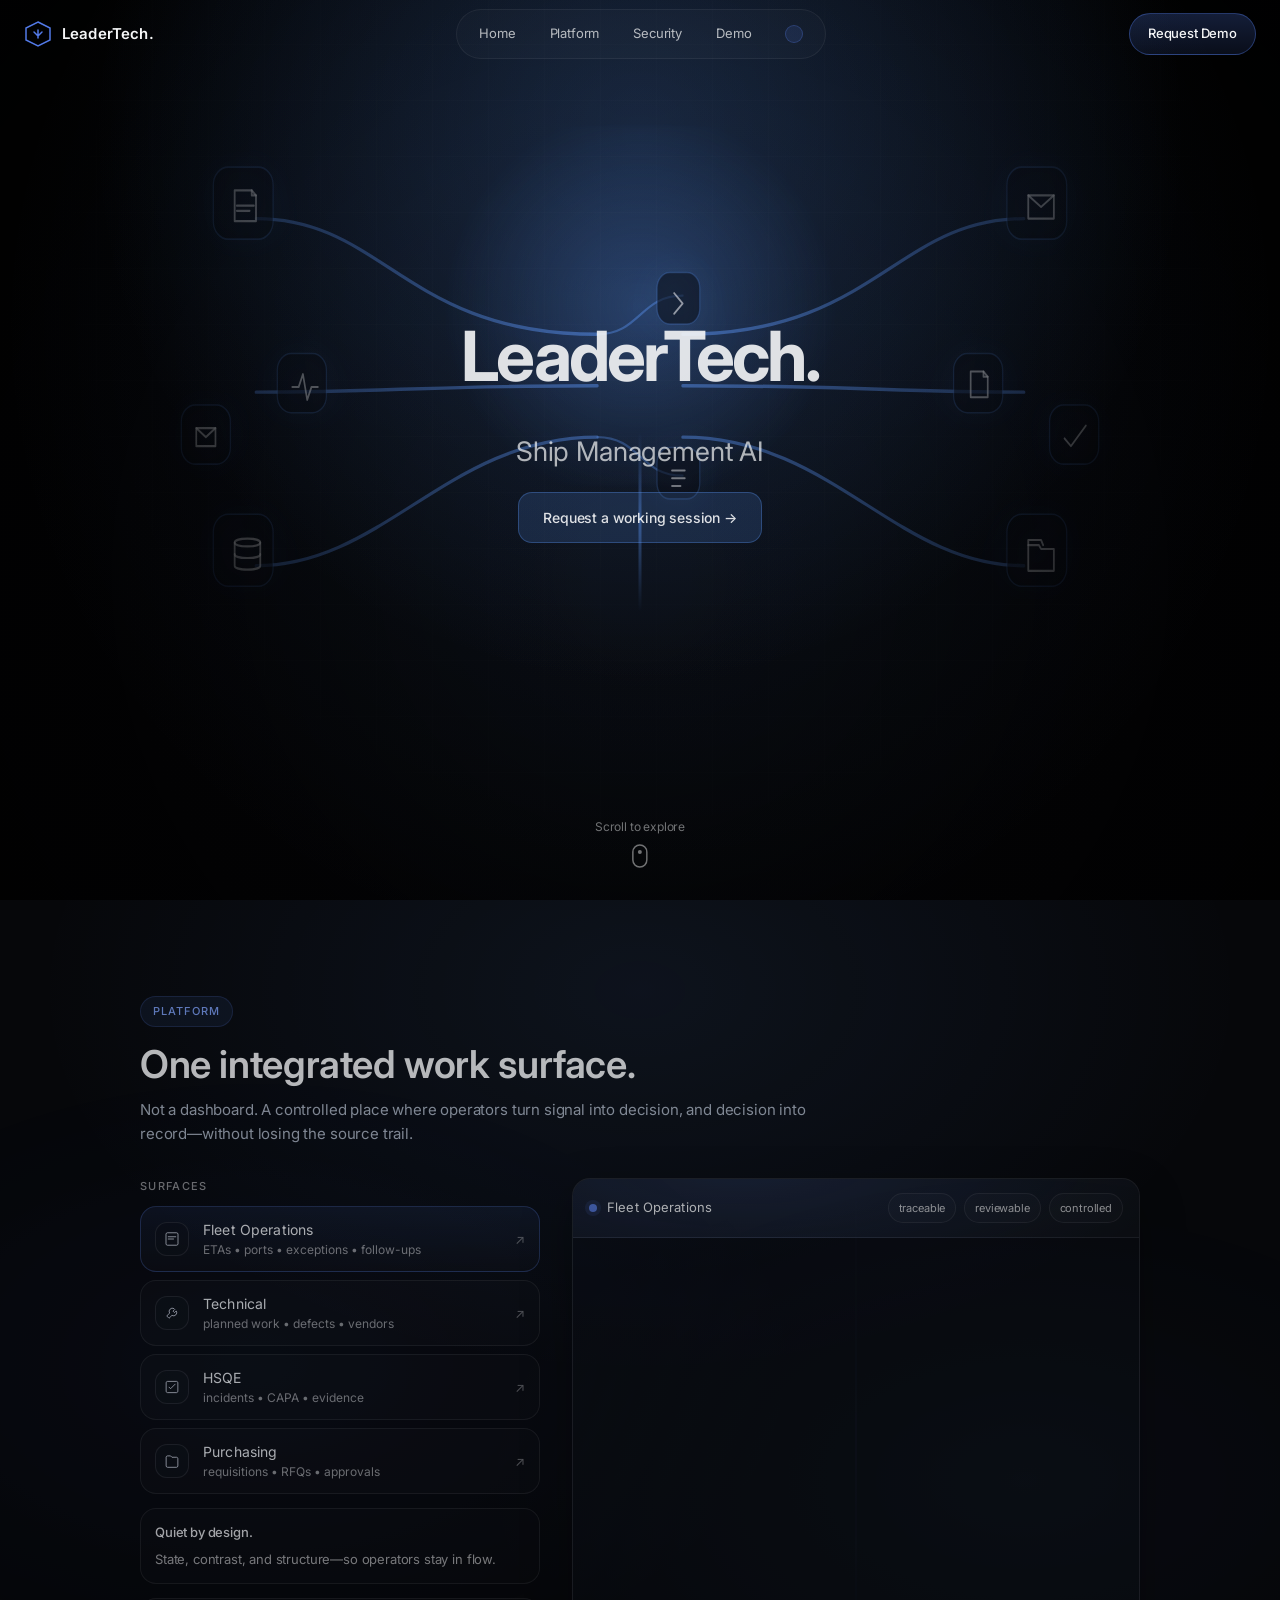
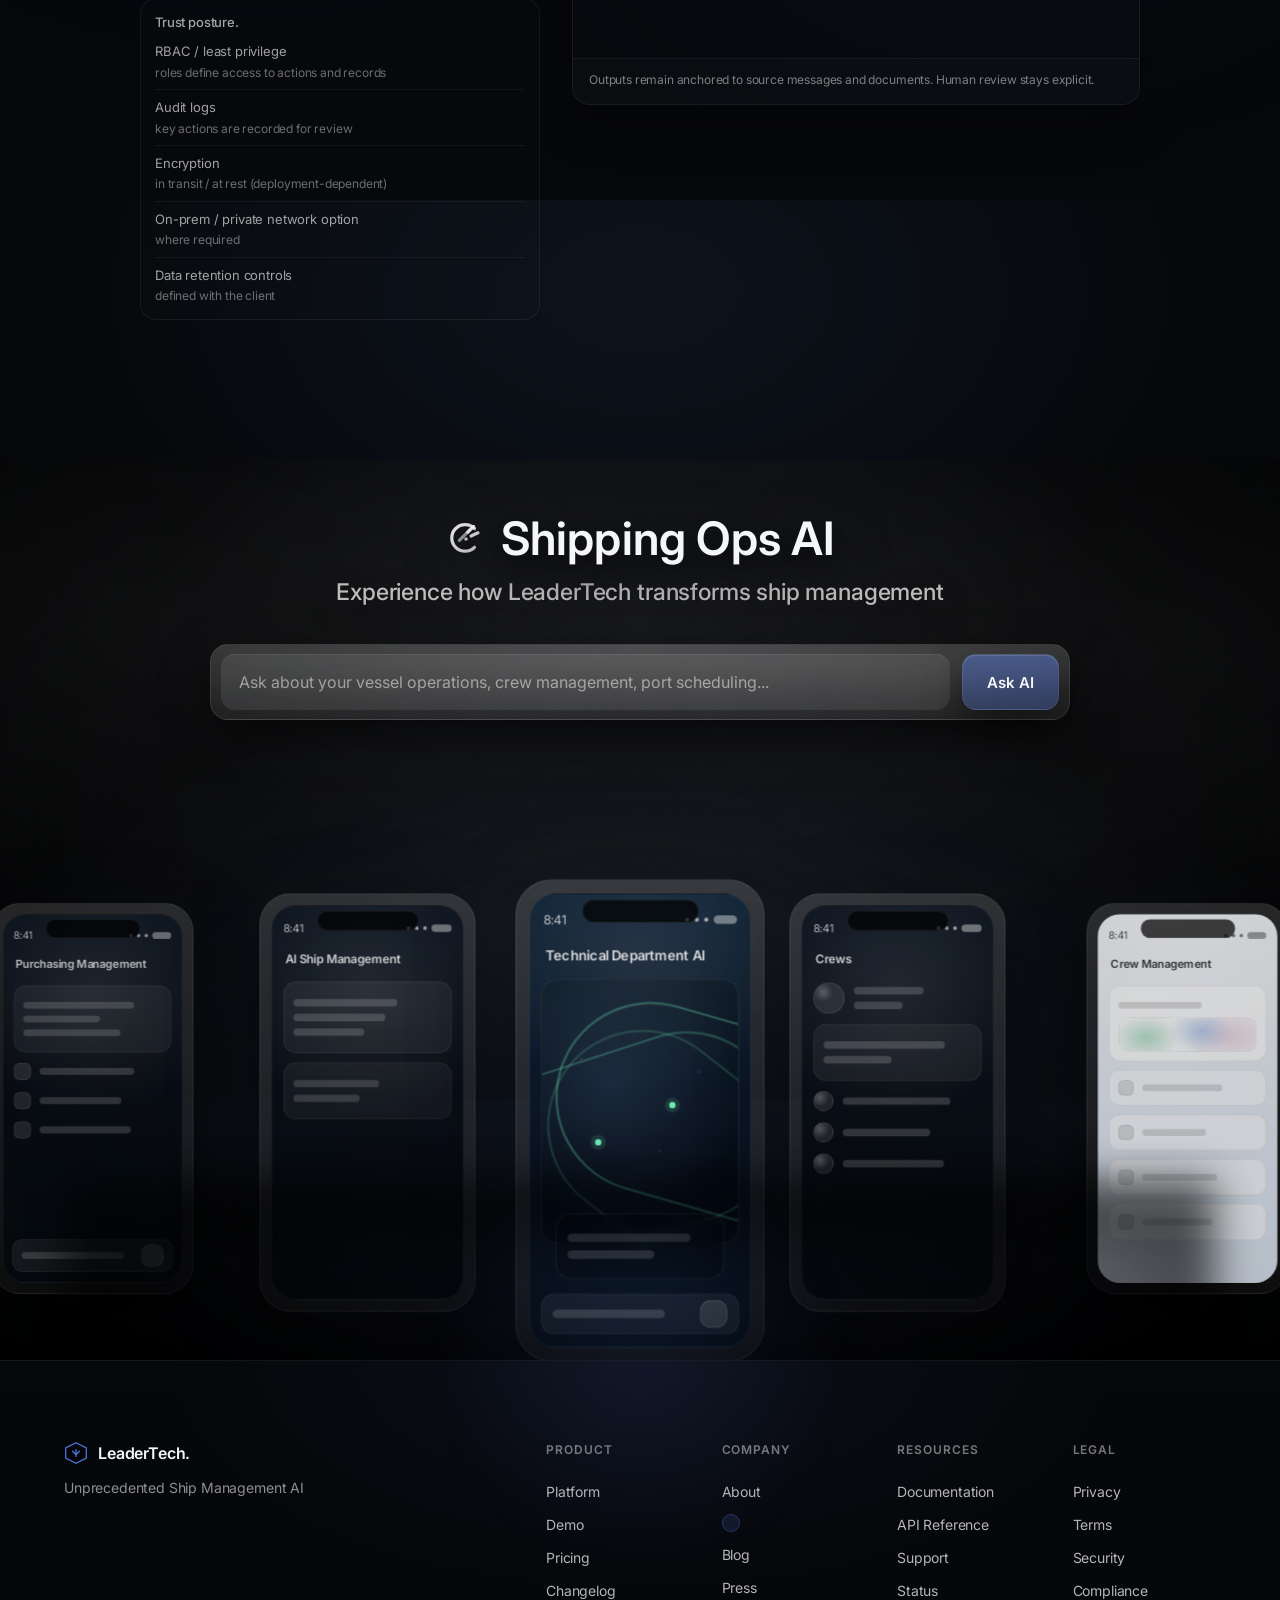
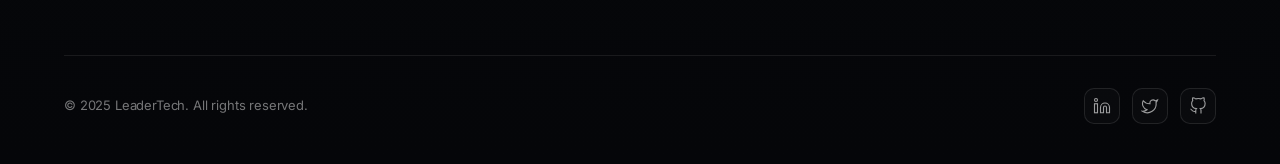
<file: index.html>
<!DOCTYPE html>
<html lang="en">
<head>
  <meta charset="UTF-8" />
  <meta name="viewport" content="width=device-width, initial-scale=1" />
  <title>LeaderTech — Ship Management AI</title>
  <meta name="description" content="Leaderech provides unprecedented ship management AI solutions for fleet operations, 
                                   technical management, HSQE, and purchasing." />
  
  <!-- Fonts -->
  <link rel="preconnect" href="https://fonts.googleapis.com">
  <link rel="preconnect" href="https://fonts.gstatic.com" crossorigin>
  <link href="https://fonts.googleapis.com/css2?family=Inter:wght@400;500;600;700&display=swap" rel="stylesheet">
  
  <link rel="stylesheet" href="styles.css" />
</head>

<body>
  <!-- ========= UNIFIED HEADER ========= -->
  <header class="header" id="header" role="banner">
    <div class="header__inner">
      <a href="#" class="header__brand" aria-label="LeaderTech Home">
        <svg class="header__logo" width="28" height="28" viewBox="0 0 28 28" fill="none" aria-hidden="true">
          <path d="M14 2L26 8v12l-12 6L2 20V8l12-6z" stroke="currentColor" stroke-width="1.5" fill="none"/>
          <path d="M14 10v8M10 12l4 4 4-4" stroke="currentColor" stroke-width="1.5" stroke-linecap="round" stroke-linejoin="round"/>
        </svg>
        <span class="header__name">LeaderTech.</span>
      </a>

      <nav class="header__nav" aria-label="Primary navigation">
        <a href="#hero" class="nav-link">Home</a>
        <a href="#platform" class="nav-link">Platform</a>
        <a href="#trust" class="nav-link">Security</a>
        <a href="#demo" class="nav-link">Demo</a>
        <a href="#careers" class="nav-link"> <span class="nav-badge"></span></a>
      </nav>

      <div class="header__actions">
        <a href="#demo" class="header__cta">Request Demo</a>
        <button class="header__menu" id="menuToggle" aria-label="Toggle menu" aria-expanded="false">
          <span></span>
          <span></span>
          <span></span>
        </button>
      </div>
    </div>

    <!-- Mobile Nav -->
    <nav class="mobile-nav" id="mobileNav" aria-label="Mobile navigation">
      <a href="#hero" class="mobile-nav__link">Home</a>
      <a href="#platform" class="mobile-nav__link">Platform</a>
      <a href="#trust" class="mobile-nav__link">Security</a>
      <a href="#demo" class="mobile-nav__link">Demo</a>
      <a href="#careers" class="mobile-nav__link"></a>
      <a href="#demo" class="mobile-nav__cta">Request Demo</a>
    </nav>
  </header>

  <main>
    <!-- ========= SECTION 1: HERO ========= -->
    <section class="hero" id="hero" aria-label="Hero">
      <div class="hero__bg" aria-hidden="true">
        <div class="hero__vignette"></div>
        <div class="hero__grid"></div>
        <div class="hero__glow"></div>

        <svg class="hero__network" viewBox="0 0 1200 700" preserveAspectRatio="none" aria-hidden="true">
          <!-- LEFT LINES -> CENTER -->
          <path class="net-line" d="M240,170 C360,170 380,260 560,260" />
          <path class="net-line" d="M240,305 C360,305 400,300 560,300" />
          <path class="net-line" d="M240,440 C360,440 420,340 560,340" />

          <!-- RIGHT LINES -> CENTER -->
          <path class="net-line" d="M960,170 C840,170 820,260 640,260" />
          <path class="net-line" d="M960,305 C840,305 800,300 640,300" />
          <path class="net-line" d="M960,440 C840,440 780,340 640,340" />

          <!-- CENTER BRANCHES -->
          <path class="net-line net-line--thin" d="M560,260 C600,260 600,230 640,230" />
          <path class="net-line net-line--thin" d="M560,340 C600,340 600,370 640,370" />

          <!-- LEFT NODES -->
          <g class="net-node" transform="translate(200 130)">
            <rect class="node-box" x="0" y="0" width="56" height="56" rx="14"></rect>
            <path class="node-glyph" d="M20 18h16l4 4v20H20z" />
            <path class="node-glyph" d="M36 18v4h4" />
            <path class="node-glyph" d="M22 30h16" />
            <path class="node-glyph" d="M22 34h12" />
          </g>

          <g class="net-node net-node--small" transform="translate(260 275)">
            <rect class="node-box" x="0" y="0" width="46" height="46" rx="13"></rect>
            <path class="node-glyph" d="M14 26h6l4-10 4 20 4-10h6" />
          </g>

          <g class="net-node" transform="translate(200 400)">
            <rect class="node-box" x="0" y="0" width="56" height="56" rx="14"></rect>
            <path class="node-glyph" d="M20 22c0-4 24-4 24 0s-24 4-24 0Z" />
            <path class="node-glyph" d="M20 22v18c0 4 24 4 24 0V22" />
            <path class="node-glyph" d="M20 31c0 4 24 4 24 0" />
          </g>

          <g class="net-node net-node--small" transform="translate(170 315)">
            <rect class="node-box" x="0" y="0" width="46" height="46" rx="13"></rect>
            <path class="node-glyph" d="M14 18h18v14H14z" />
            <path class="node-glyph" d="M14 18l9 7 9-7" />
          </g>

          <!-- RIGHT NODES -->
          <g class="net-node" transform="translate(944 130)">
            <rect class="node-box" x="0" y="0" width="56" height="56" rx="14"></rect>
            <path class="node-glyph" d="M20 22h24v18H20z" />
            <path class="node-glyph" d="M20 22l12 9 12-9" />
          </g>

          <g class="net-node net-node--small" transform="translate(894 275)">
            <rect class="node-box" x="0" y="0" width="46" height="46" rx="13"></rect>
            <path class="node-glyph" d="M16 14h12l4 4v16H16z" />
            <path class="node-glyph" d="M28 14v4h4" />
          </g>

          <g class="net-node" transform="translate(944 400)">
            <rect class="node-box" x="0" y="0" width="56" height="56" rx="14"></rect>
            <path class="node-glyph" d="M20 24h10l2 3h12v17H20z" />
            <path class="node-glyph" d="M20 24v-4h12l2 4" />
          </g>

          <g class="net-node net-node--small" transform="translate(984 315)">
            <rect class="node-box" x="0" y="0" width="46" height="46" rx="13"></rect>
            <path class="node-glyph" d="M14 26l6 6 14-16" />
          </g>

          <!-- CENTER SMALL NODES -->
          <g class="net-node net-node--tiny" transform="translate(616 212)">
            <rect class="node-box" x="0" y="0" width="40" height="40" rx="12"></rect>
            <path class="node-glyph" d="M16 16l8 8-8 8" />
          </g>

          <g class="net-node net-node--tiny" transform="translate(616 348)">
            <rect class="node-box" x="0" y="0" width="40" height="40" rx="12"></rect>
            <path class="node-glyph" d="M14 18h12" />
            <path class="node-glyph" d="M14 24h12" />
            <path class="node-glyph" d="M14 30h8" />
          </g>
        </svg>

        <div class="hero__beam"></div>
      </div>

      <div class="hero__content">
        <h1 class="hero__title">LeaderTech.</h1>
        <p class="hero__sub">
          <span></span><br />
          <span>Ship Management AI</span>
        </p>
        <a class="hero__button" href="#demo">Request a working session →</a>
      </div>

      <div class="hero__scroll" aria-hidden="true">
        <span>Scroll to explore</span>
        <svg width="16" height="24" viewBox="0 0 16 24" fill="none">
          <rect x="1" y="1" width="14" height="22" rx="7" stroke="currentColor" stroke-width="1.5"/>
          <circle class="scroll-dot" cx="8" cy="8" r="2" fill="currentColor"/>
        </svg>
      </div>
    </section>

    <!-- ========= SECTION 2: PLATFORM ========= -->
    <section class="layer layer--platform" id="platform" data-layer aria-label="Platform">
      <div class="wrap">
        <header class="section-head">
          <span class="section-badge">Platform</span>
          <h2 class="h2">One integrated work surface.</h2>
          <p class="sublede">
            Not a dashboard. A controlled place where operators turn signal into decision,
            and decision into record—without losing the source trail.
          </p>
        </header>

        <div class="platform">
          <!-- Left column -->
          <div class="platform__left" aria-label="Platform surfaces">
            <p class="label">Surfaces</p>

            <div class="surface-list" role="tablist" aria-label="Select a surface">
              <button class="surface-item is-active" type="button"
                role="tab" aria-selected="true" aria-controls="preview"
                data-surface="ops" id="tab-ops">
                <span class="surface-item__icon" aria-hidden="true">
                  <svg viewBox="0 0 24 24" fill="none">
                    <path d="M4 5.5c0-1 .8-1.8 1.8-1.8h12.4c1 0 1.8.8 1.8 1.8v13c0 1-.8 1.8-1.8 1.8H5.8c-1 0-1.8-.8-1.8-1.8v-13Z" stroke="currentColor" stroke-width="1.2"/>
                    <path d="M7 9h10M7 12h7" stroke="currentColor" stroke-width="1.2" stroke-linecap="round"/>
                  </svg>
                </span>
                <span class="surface-item__text">
                  <span class="surface-item__title">Fleet Operations</span>
                  <span class="surface-item__meta">ETAs • ports • exceptions • follow-ups</span>
                </span>
                <span class="surface-item__chev" aria-hidden="true">↗</span>
              </button>

              <button class="surface-item" type="button"
                role="tab" aria-selected="false" aria-controls="preview"
                data-surface="tech" id="tab-tech" tabindex="-1">
                <span class="surface-item__icon" aria-hidden="true">
                  <svg viewBox="0 0 24 24" fill="none">
                    <path d="M14.7 6.2a4.3 4.3 0 0 0-5.9 5.9L5 16l3 3 3.9-3.8a4.3 4.3 0 0 0 5.8-6l-2.3 2.3-2-2 2.3-2.3Z"
                      stroke="currentColor" stroke-width="1.2" stroke-linejoin="round"/>
                  </svg>
                </span>
                <span class="surface-item__text">
                  <span class="surface-item__title">Technical</span>
                  <span class="surface-item__meta">planned work • defects • vendors</span>
                </span>
                <span class="surface-item__chev" aria-hidden="true">↗</span>
              </button>

              <button class="surface-item" type="button"
                role="tab" aria-selected="false" aria-controls="preview"
                data-surface="hsqe" id="tab-hsqe" tabindex="-1">
                <span class="surface-item__icon" aria-hidden="true">
                  <svg viewBox="0 0 24 24" fill="none">
                    <path d="M6 4.5h12c1 0 1.8.8 1.8 1.8v11.4c0 1-.8 1.8-1.8 1.8H6c-1 0-1.8-.8-1.8-1.8V6.3c0-1 .8-1.8 1.8-1.8Z"
                      stroke="currentColor" stroke-width="1.2"/>
                    <path d="M8 12.2l2.1 2.1L16.2 8.2" stroke="currentColor" stroke-width="1.2" stroke-linecap="round" stroke-linejoin="round"/>
                  </svg>
                </span>
                <span class="surface-item__text">
                  <span class="surface-item__title">HSQE</span>
                  <span class="surface-item__meta">incidents • CAPA • evidence</span>
                </span>
                <span class="surface-item__chev" aria-hidden="true">↗</span>
              </button>

              <button class="surface-item" type="button"
                role="tab" aria-selected="false" aria-controls="preview"
                data-surface="proc" id="tab-proc" tabindex="-1">
                <span class="surface-item__icon" aria-hidden="true">
                  <svg viewBox="0 0 24 24" fill="none">
                    <path d="M4.2 7c0-1 .8-1.8 1.8-1.8h4.1l1.8 1.8h6.1c1 0 1.8.8 1.8 1.8v9.8c0 1-.8 1.8-1.8 1.8H6c-1 0-1.8-.8-1.8-1.8V7Z"
                      stroke="currentColor" stroke-width="1.2" stroke-linejoin="round"/>
                  </svg>
                </span>
                <span class="surface-item__text">
                  <span class="surface-item__title">Purchasing</span>
                  <span class="surface-item__meta">requisitions • RFQs • approvals</span>
                </span>
                <span class="surface-item__chev" aria-hidden="true">↗</span>
              </button>
            </div>

            <div class="micro">
              <p class="micro__title">Quiet by design.</p>
              <p class="micro__body">
                State, contrast, and structure—so operators stay in flow.
              </p>
            </div>

            <div class="micro" id="trust" aria-label="Trust posture">
              <p class="micro__title">Trust posture.</p>
              <ul class="trust-list" aria-label="Baseline posture">
                <li><span>RBAC / least privilege</span><em>roles define access to actions and records</em></li>
                <li><span>Audit logs</span><em>key actions are recorded for review</em></li>
                <li><span>Encryption</span><em>in transit / at rest (deployment-dependent)</em></li>
                <li><span>On-prem / private network option</span><em>where required</em></li>
                <li><span>Data retention controls</span><em>defined with the client</em></li>
              </ul>
            </div>
          </div>

          <!-- Right column: dashboard preview -->
          <div class="platform__right">
            <div class="preview" id="preview" role="region" aria-label="Surface preview">
              <div class="preview__top">
                <div class="preview__title">
                  <span class="dot" aria-hidden="true"></span>
                  <span id="pvTitle">Fleet Operations</span>
                </div>

                <div class="chips" aria-label="Posture">
                  <span class="chip">traceable</span>
                  <span class="chip">reviewable</span>
                  <span class="chip">controlled</span>
                </div>
              </div>

              <div class="preview__body" id="pvBody" aria-live="polite"></div>

              <div class="preview__foot">
                <p class="footnote" id="pvFoot">
                  Outputs remain anchored to source messages and documents. Human review stays explicit.
                </p>
              </div>

              <div class="preview__beam" aria-hidden="true"></div>
            </div>
          </div>
        </div>
      </div>

      <div class="section-glow" aria-hidden="true"></div>
    </section>

    <!-- ========= SECTION 3: DEMO / AI SHOWCASE ========= -->
    <section class="stage" id="demo" aria-label="Demo">
      <div class="stage__bg" aria-hidden="true">
        <div class="bg bg-vignette"></div>
        <div class="bg bg-glow"></div>
        <div class="bg bg-grain"></div>
      </div>

      <div class="stage__content">
        <div class="demo-brand" aria-label="Demo section">
          <span class="demo-icon" aria-hidden="true">
            <svg width="42" height="42" viewBox="0 0 42 42" fill="none">
              <defs>
                <linearGradient id="g" x1="6" y1="6" x2="36" y2="36" gradientUnits="userSpaceOnUse">
                  <stop stop-color="#FFFFFF" stop-opacity="0.95"/>
                  <stop offset="1" stop-color="#FFFFFF" stop-opacity="0.70"/>
                </linearGradient>
              </defs>
              <path d="M29.5 10.5c-5.2-5.2-13.6-5.2-18.8 0s-5.2 13.6 0 18.8 13.6 5.2 18.8 0" stroke="url(#g)" stroke-width="3.2" stroke-linecap="round"/>
              <path d="M22.8 14.2l5.8-5.8" stroke="url(#g)" stroke-width="3.2" stroke-linecap="round"/>
              <path d="M26.1 18.0l6.9-3.2" stroke="url(#g)" stroke-width="3.2" stroke-linecap="round"/>
              <path d="M14.4 22.3l11.9-11.9" stroke="url(#g)" stroke-width="3.2" stroke-linecap="round" opacity="0.65"/>
              <circle cx="21" cy="21" r="1.8" fill="#fff" opacity="0.75"/>
            </svg>
          </span>
          <h2 class="demo-title">Shipping Ops AI</h2>
        </div>

        <p class="demo-subtitle">Experience how LeaderTech transforms ship management</p>

        <form class="prompt" id="promptForm" autocomplete="off">
          <div class="prompt-shell">
            <input
              id="promptInput"
              type="text"
              placeholder="Ask about your vessel operations, crew management, port scheduling..."
              aria-label="Enter your question"
            />
            <button id="generateBtn" type="submit">
              <span class="btn-label">Ask AI</span>
            </button>
          </div>
          <div class="helper-row" aria-hidden="true">
            <div class="hint" id="hint"></div>
          </div>
        </form>
      </div>

      <!-- Phone mockups -->
      <div class="phones" aria-label="Example screens">
        <div class="phone p1" aria-hidden="true">
          <div class="device">
            <div class="notch"></div>
            <div class="screen">
              <div class="status">
                <span>8:41</span>
                <span class="status-icons">
                  <i class="dot-status"></i><i class="dot-status"></i><i class="dot-status"></i>
                  <i class="pill-status"></i>
                </span>
              </div>
              <div class="screen-title">Purchasing Management</div>
              <div class="screen-card">
                <div class="line w80"></div>
                <div class="line w55"></div>
                <div class="line w70"></div>
              </div>
              <div class="list">
                <div class="row"><span class="chip-mock"></span><span class="line w60"></span></div>
                <div class="row"><span class="chip-mock"></span><span class="line w52"></span></div>
                <div class="row"><span class="chip-mock"></span><span class="line w58"></span></div>
              </div>
              <div class="bottom-input">
                <div class="line w72"></div>
                <div class="send"></div>
              </div>
            </div>
          </div>
        </div>

        <div class="phone p2" aria-hidden="true">
          <div class="device">
            <div class="notch"></div>
            <div class="screen">
              <div class="status">
                <span>8:41</span>
                <span class="status-icons">
                  <i class="dot-status"></i><i class="dot-status"></i><i class="dot-status"></i>
                  <i class="pill-status"></i>
                </span>
              </div>
              <div class="screen-title">AI Ship Management</div>
              <div class="screen-card">
                <div class="line w70"></div>
                <div class="line w62"></div>
                <div class="line w48"></div>
              </div>
              <div class="screen-card mini">
                <div class="line w58"></div>
                <div class="line w45"></div>
              </div>
            </div>
          </div>
        </div>

        <div class="phone p3" aria-hidden="true">
          <div class="device">
            <div class="notch"></div>
            <div class="screen map">
              <div class="status">
                <span>8:41</span>
                <span class="status-icons">
                  <i class="dot-status"></i><i class="dot-status"></i><i class="dot-status"></i>
                  <i class="pill-status"></i>
                </span>
              </div>
              <div class="screen-title">Technical Department AI</div>

              <div class="map-wrap">
                <div class="map-grid"></div>
                <div class="arc a1"></div>
                <div class="arc a2"></div>
                <div class="arc a3"></div>
                <div class="pin pA"></div>
                <div class="pin pB"></div>
                <div class="pin pC"></div>
                <div class="pin pD"></div>
              </div>

              <div class="screen-card overlay">
                <div class="line w85"></div>
                <div class="line w60"></div>
              </div>

              <div class="bottom-input">
                <div class="line w64"></div>
                <div class="send"></div>
              </div>
            </div>
          </div>
        </div>

        <div class="phone p4" aria-hidden="true">
          <div class="device">
            <div class="notch"></div>
            <div class="screen">
              <div class="status">
                <span>8:41</span>
                <span class="status-icons">
                  <i class="dot-status"></i><i class="dot-status"></i><i class="dot-status"></i>
                  <i class="pill-status"></i>
                </span>
              </div>
              <div class="screen-title">Crews</div>
              <div class="profile">
                <div class="avatar"></div>
                <div class="meta">
                  <div class="line w55"></div>
                  <div class="line w38"></div>
                </div>
              </div>
              <div class="screen-card">
                <div class="line w82"></div>
                <div class="line w46"></div>
              </div>
              <div class="list">
                <div class="row"><span class="avatar tiny"></span><span class="line w64"></span></div>
                <div class="row"><span class="avatar tiny"></span><span class="line w52"></span></div>
                <div class="row"><span class="avatar tiny"></span><span class="line w60"></span></div>
              </div>
            </div>
          </div>
        </div>

        <div class="phone p5" aria-hidden="true">
          <div class="device">
            <div class="notch"></div>
            <div class="screen light">
              <div class="status dark">
                <span>8:41</span>
                <span class="status-icons">
                  <i class="dot-status dark"></i><i class="dot-status dark"></i><i class="dot-status dark"></i>
                  <i class="pill-status dark"></i>
                </span>
              </div>
              <div class="screen-title dark">Crew Management</div>

              <div class="screen-card white">
                <div class="line w60 dark"></div>
                <div class="spark"></div>
              </div>

              <div class="list lightlist">
                <div class="row"><span class="ico"></span><span class="line w58 dark"></span></div>
                <div class="row"><span class="ico"></span><span class="line w46 dark"></span></div>
                <div class="row"><span class="ico"></span><span class="line w54 dark"></span></div>
                <div class="row"><span class="ico"></span><span class="line w50 dark"></span></div>
              </div>
            </div>
          </div>
        </div>

        <div class="phones-shadow" aria-hidden="true"></div>
      </div>

      <!-- Toast notification -->
      <div class="toast" id="toast" role="status" aria-live="polite"></div>
    </section>
  </main>

  <!-- ========= UNIFIED FOOTER ========= -->
  <footer class="footer" id="careers" role="contentinfo">
    <div class="footer__glow" aria-hidden="true"></div>
    
    <div class="footer__inner">
      <div class="footer__top">
        <div class="footer__brand">
          <a href="#" class="footer__logo">
            <svg width="24" height="24" viewBox="0 0 28 28" fill="none" aria-hidden="true">
              <path d="M14 2L26 8v12l-12 6L2 20V8l12-6z" stroke="currentColor" stroke-width="1.5" fill="none"/>
              <path d="M14 10v8M10 12l4 4 4-4" stroke="currentColor" stroke-width="1.5" stroke-linecap="round" stroke-linejoin="round"/>
            </svg>
            <span>LeaderTech.</span>
          </a>
          <p class="footer__tagline">Unprecedented Ship Management AI</p>
        </div>

        <div class="footer__links">
          <div class="footer__col">
            <h3>Product</h3>
            <a href="#platform">Platform</a>
            <a href="#demo">Demo</a>
            <a href="#">Pricing</a>
            <a href="#">Changelog</a>
          </div>

          <div class="footer__col">
            <h3>Company</h3>
            <a href="#">About</a>
            <a href="#"> <span class="footer-badge"</span></a>
            <a href="#">Blog</a>
            <a href="#">Press</a>
          </div>

          <div class="footer__col">
            <h3>Resources</h3>
            <a href="#">Documentation</a>
            <a href="#">API Reference</a>
            <a href="#">Support</a>
            <a href="#">Status</a>
          </div>

          <div class="footer__col">
            <h3>Legal</h3>
            <a href="#">Privacy</a>
            <a href="#">Terms</a>
            <a href="#trust">Security</a>
            <a href="#">Compliance</a>
          </div>
        </div>
      </div>

      <div class="footer__bottom">
        <p class="footer__copy">&copy; 2025 LeaderTech. All rights reserved.</p>
        
        <div class="footer__social">
          <a href="#" aria-label="LinkedIn">
            <svg viewBox="0 0 24 24" fill="none" stroke="currentColor" stroke-width="1.5">
              <path d="M16 8a6 6 0 0 1 6 6v7h-4v-7a2 2 0 0 0-2-2 2 2 0 0 0-2 2v7h-4v-7a6 6 0 0 1 6-6z"/>
              <rect x="2" y="9" width="4" height="12"/>
              <circle cx="4" cy="4" r="2"/>
            </svg>
          </a>
          <a href="#" aria-label="Twitter">
            <svg viewBox="0 0 24 24" fill="none" stroke="currentColor" stroke-width="1.5">
              <path d="M22 4s-.7 2.1-2 3.4c1.6 10-9.4 17.3-18 11.6 2.2.1 4.4-.6 6-2C3 15.5.5 9.6 3 5c2.2 2.6 5.6 4.1 9 4-.9-4.2 4-6.6 7-3.8 1.1 0 3-1.2 3-1.2z"/>
            </svg>
          </a>
          <a href="#" aria-label="GitHub">
            <svg viewBox="0 0 24 24" fill="none" stroke="currentColor" stroke-width="1.5">
              <path d="M9 19c-5 1.5-5-2.5-7-3m14 6v-3.87a3.37 3.37 0 0 0-.94-2.61c3.14-.35 6.44-1.54 6.44-7A5.44 5.44 0 0 0 20 4.77 5.07 5.07 0 0 0 19.91 1S18.73.65 16 2.48a13.38 13.38 0 0 0-7 0C6.27.65 5.09 1 5.09 1A5.07 5.07 0 0 0 5 4.77a5.44 5.44 0 0 0-1.5 3.78c0 5.42 3.3 6.61 6.44 7A3.37 3.37 0 0 0 9 18.13V22"/>
            </svg>
          </a>
        </div>
      </div>
    </div>
  </footer>

  <script src="script.js"></script>
</body>
</html>
</file>
<file: styles.css>
/* ============================================
   LEADER-TECH — UNIFIED STYLES
   A cohesive design system for the entire site
============================================ */

/* --- CSS Variables (Design Tokens) --- */
:root {
  /* Core Colors */
  --bg-primary: #06070a;
  --bg-secondary: #070B12;
  --bg-tertiary: #0B0F17;
  --bg-panel: #0B101A;
  
  /* Text Colors */
  --text-primary: #f5f6f7;
  --text-secondary: #A9B3C2;
  --text-muted: #7F8A9B;
  
  /* Accent Colors */
  --accent: #5B87FF;
  --accent-light: #7AA0FF;
  --accent-glow: rgba(95, 155, 255, 0.85);
  
  /* Borders & Shadows */
  --border-light: rgba(245, 246, 247, 0.12);
  --border-medium: rgba(255, 255, 255, 0.10);
  --border-accent: rgba(91, 135, 255, 0.30);
  --shadow-heavy: 0 16px 48px rgba(0, 0, 0, 0.45);
  --shadow-medium: 0 30px 80px rgba(0, 0, 0, 0.55);
  
  /* Layout */
  --max-width: 1120px;
  --header-height: 68px;
  --radius-sm: 10px;
  --radius-md: 14px;
  --radius-lg: 18px;
  --radius-xl: 24px;
  
  /* Transitions */
  --ease-out: cubic-bezier(0.16, 1, 0.3, 1);
  --duration-fast: 180ms;
  --duration-normal: 260ms;
}

/* --- Reset & Base --- */
*, *::before, *::after {
  box-sizing: border-box;
  margin: 0;
  padding: 0;
}

html {
  scroll-behavior: smooth;
  -webkit-font-smoothing: antialiased;
  -moz-osx-font-smoothing: grayscale;
}

html, body {
  height: 100%;
}

body {
  font-family: Inter, ui-sans-serif, system-ui, -apple-system, "Segoe UI", Roboto, Helvetica, Arial, sans-serif;
  color: var(--text-primary);
  background: 
    radial-gradient(1100px 700px at 50% 10%, rgba(95, 155, 255, 0.08), transparent 55%),
    var(--bg-primary);
  letter-spacing: -0.01em;
  line-height: 1.5;
}

a {
  color: inherit;
  text-decoration: none;
}

a:focus-visible, button:focus-visible {
  outline: 2px solid rgba(91, 135, 255, 0.55);
  outline-offset: 3px;
}

button {
  font-family: inherit;
  border: none;
  background: none;
  cursor: pointer;
}

ul, ol {
  list-style: none;
}

img, svg {
  display: block;
  max-width: 100%;
}

/* --- Layout Utilities --- */
.wrap {
  width: min(var(--max-width), calc(100% - 48px));
  margin: 0 auto;
}

/* ============================================
   HEADER
============================================ */
.header {
  position: fixed;
  top: 0;
  left: 0;
  right: 0;
  z-index: 100;
  background: transparent;
  border-bottom: 1px solid transparent;
  transition: 
    background var(--duration-normal) var(--ease-out),
    border-color var(--duration-normal) var(--ease-out),
    backdrop-filter var(--duration-normal) var(--ease-out);
}

.header.is-scrolled {
  background: rgba(6, 7, 10, 0.85);
  border-bottom-color: var(--border-light);
  backdrop-filter: blur(12px);
  -webkit-backdrop-filter: blur(12px);
}

.header__inner {
  display: flex;
  align-items: center;
  justify-content: space-between;
  height: var(--header-height);
  padding: 0 24px;
  max-width: 1400px;
  margin: 0 auto;
}

.header__brand {
  display: flex;
  align-items: center;
  gap: 10px;
  color: var(--text-primary);
  transition: opacity var(--duration-fast) ease;
}

.header__brand:hover {
  opacity: 0.85;
}

.header__logo {
  color: var(--accent);
  opacity: 0.9;
}

.header__name {
  font-size: 15px;
  font-weight: 600;
  letter-spacing: 0.01em;
}

.header__nav {
  display: flex;
  align-items: center;
  gap: 6px;
  padding: 6px 8px;
  border-radius: 999px;
  background: rgba(255, 255, 255, 0.02);
  border: 1px solid rgba(255, 255, 255, 0.06);
}

.nav-link {
  display: flex;
  align-items: center;
  gap: 6px;
  padding: 8px 14px;
  font-size: 13px;
  color: rgba(245, 246, 247, 0.72);
  border-radius: 999px;
  transition: 
    color var(--duration-fast) ease,
    background var(--duration-fast) ease;
}

.nav-link:hover {
  color: rgba(245, 246, 247, 0.95);
  background: rgba(255, 255, 255, 0.04);
}

.nav-badge {
  display: inline-flex;
  align-items: center;
  justify-content: center;
  min-width: 18px;
  height: 18px;
  padding: 0 6px;
  font-size: 11px;
  border-radius: 999px;
  background: rgba(91, 135, 255, 0.12);
  border: 1px solid rgba(91, 135, 255, 0.25);
  color: rgba(245, 246, 247, 0.8);
}

.header__actions {
  display: flex;
  align-items: center;
  gap: 12px;
}

.header__cta {
  padding: 10px 18px;
  font-size: 13px;
  font-weight: 500;
  color: var(--text-primary);
  background: linear-gradient(180deg, rgba(91, 135, 255, 0.22), rgba(91, 135, 255, 0.10));
  border: 1px solid rgba(91, 135, 255, 0.35);
  border-radius: 999px;
  transition: 
    border-color var(--duration-fast) ease,
    transform var(--duration-fast) ease;
}

.header__cta:hover {
  border-color: rgba(91, 135, 255, 0.55);
  transform: translateY(-1px);
}

.header__menu {
  display: none;
  flex-direction: column;
  justify-content: center;
  gap: 5px;
  width: 36px;
  height: 36px;
  padding: 8px;
  border-radius: var(--radius-sm);
  border: 1px solid var(--border-light);
}

.header__menu span {
  display: block;
  width: 100%;
  height: 2px;
  background: var(--text-primary);
  border-radius: 1px;
  transition: transform var(--duration-fast) ease;
}

.header__menu.is-open span:nth-child(1) {
  transform: rotate(45deg) translate(5px, 5px);
}

.header__menu.is-open span:nth-child(2) {
  opacity: 0;
}

.header__menu.is-open span:nth-child(3) {
  transform: rotate(-45deg) translate(5px, -5px);
}

/* Mobile Navigation */
.mobile-nav {
  display: none;
  flex-direction: column;
  gap: 4px;
  padding: 16px 24px 24px;
  background: rgba(6, 7, 10, 0.95);
  border-bottom: 1px solid var(--border-light);
  backdrop-filter: blur(12px);
}

.mobile-nav.is-open {
  display: flex;
}

.mobile-nav__link {
  padding: 12px 16px;
  font-size: 15px;
  color: rgba(245, 246, 247, 0.78);
  border-radius: var(--radius-md);
  transition: background var(--duration-fast) ease;
}

.mobile-nav__link:hover {
  background: rgba(255, 255, 255, 0.04);
}

.mobile-nav__cta {
  margin-top: 12px;
  padding: 14px 20px;
  text-align: center;
  font-size: 14px;
  font-weight: 500;
  background: linear-gradient(180deg, rgba(91, 135, 255, 0.22), rgba(91, 135, 255, 0.10));
  border: 1px solid rgba(91, 135, 255, 0.35);
  border-radius: var(--radius-md);
}

/* ============================================
   SECTION 1: HERO
============================================ */
.hero {
  position: relative;
  min-height: 100vh;
  min-height: 100dvh;
  display: flex;
  align-items: center;
  justify-content: center;
  overflow: hidden;
}

.hero__bg {
  position: absolute;
  inset: 0;
  pointer-events: none;
}

.hero__vignette {
  position: absolute;
  inset: -20%;
  background:
    radial-gradient(circle at 50% 25%, rgba(95, 155, 255, 0.18), transparent 42%),
    radial-gradient(circle at 50% 40%, rgba(95, 155, 255, 0.08), transparent 55%),
    radial-gradient(circle at 50% 60%, transparent, rgba(0, 0, 0, 0.72) 65%),
    radial-gradient(circle at 50% 60%, transparent, rgba(0, 0, 0, 0.88) 78%);
}

.hero__grid {
  position: absolute;
  inset: -20% -10%;
  background-image:
    linear-gradient(to right, rgba(245, 246, 247, 0.08) 1px, transparent 1px),
    linear-gradient(to bottom, rgba(245, 246, 247, 0.08) 1px, transparent 1px);
  background-size: 56px 56px;
  opacity: 0.18;
  mask-image: radial-gradient(circle at 50% 35%, black, transparent 70%);
  -webkit-mask-image: radial-gradient(circle at 50% 35%, black, transparent 70%);
}

.hero__glow {
  position: absolute;
  left: 50%;
  top: 34%;
  transform: translate(-50%, -50%);
  width: 560px;
  height: 360px;
  background: radial-gradient(circle at 50% 50%, rgba(95, 155, 255, 0.26), transparent 60%);
  filter: blur(2px);
  opacity: 0.95;
  animation: breathe 9s ease-in-out infinite;
}

.hero__network {
  position: absolute;
  inset: 0;
  width: 100%;
  height: 100%;
  opacity: 0.95;
  filter: drop-shadow(0 0 18px rgba(95, 155, 255, 0.18));
  mask-image: radial-gradient(circle at 50% 35%, black, transparent 78%);
  -webkit-mask-image: radial-gradient(circle at 50% 35%, black, transparent 78%);
}

.net-line {
  fill: none;
  stroke: rgba(95, 155, 255, 0.75);
  stroke-width: 2.6;
  stroke-linecap: round;
  opacity: 0.70;
  animation: lineGlow 11s ease-in-out infinite;
}

.net-line--thin {
  stroke-width: 1.8;
  opacity: 0.55;
}

.net-node .node-box {
  fill: rgba(6, 7, 10, 0.55);
  stroke: rgba(95, 155, 255, 0.26);
  stroke-width: 1.2;
}

.net-node .node-glyph {
  fill: none;
  stroke: rgba(245, 246, 247, 0.62);
  stroke-width: 1.7;
  stroke-linecap: round;
  stroke-linejoin: round;
}

.net-node--small .node-glyph,
.net-node--tiny .node-glyph {
  stroke-width: 1.6;
}

.hero__beam {
  position: absolute;
  left: 50%;
  top: 48%;
  transform: translateX(-50%);
  width: 3px;
  height: 180px;
  background: linear-gradient(to bottom,
    transparent,
    rgba(95, 155, 255, 0.62),
    transparent
  );
  opacity: 0.65;
  filter: blur(0.25px);
  animation: breathe 8s ease-in-out infinite;
}

.hero__content {
  position: relative;
  z-index: 2;
  text-align: center;
  transform: translateY(-18px);
  padding: 0 20px;
}

.hero__title {
  margin: 0 0 10px;
  font-size: clamp(48px, 5.4vw, 78px);
  font-weight: 700;
  line-height: 1.02;
  letter-spacing: -0.04em;
  color: rgba(245, 246, 247, 0.90);
}

.hero__sub {
  margin: 0 0 24px;
  font-size: clamp(18px, 2.1vw, 30px);
  font-weight: 400;
  line-height: 1.25;
  color: rgba(245, 246, 247, 0.70);
}

.hero__button {
  display: inline-flex;
  align-items: center;
  justify-content: center;
  padding: 14px 24px;
  font-size: 14px;
  font-weight: 500;
  color: rgba(245, 246, 247, 0.90);
  background: rgba(95, 155, 255, 0.16);
  border: 1px solid rgba(95, 155, 255, 0.30);
  border-radius: var(--radius-md);
  transition: 
    border-color var(--duration-fast) ease,
    background var(--duration-fast) ease,
    transform var(--duration-fast) ease;
}

.hero__button:hover {
  background: rgba(95, 155, 255, 0.22);
  border-color: rgba(95, 155, 255, 0.44);
  transform: translateY(-2px);
}

.hero__scroll {
  position: absolute;
  bottom: 32px;
  left: 50%;
  transform: translateX(-50%);
  display: flex;
  flex-direction: column;
  align-items: center;
  gap: 8px;
  color: rgba(245, 246, 247, 0.45);
  font-size: 12px;
  animation: fadeInUp 1s ease 1.5s both;
}

.scroll-dot {
  animation: scrollBounce 2s ease-in-out infinite;
}

/* Hero Animations */
@keyframes breathe {
  0%, 100% { opacity: 0.92; }
  50% { opacity: 1; }
}

@keyframes lineGlow {
  0%, 100% { opacity: 0.62; }
  50% { opacity: 0.80; }
}

@keyframes scrollBounce {
  0%, 100% { transform: translateY(0); }
  50% { transform: translateY(6px); }
}

@keyframes fadeInUp {
  from {
    opacity: 0;
    transform: translateX(-50%) translateY(20px);
  }
  to {
    opacity: 1;
    transform: translateX(-50%) translateY(0);
  }
}

/* ============================================
   SECTION 2: PLATFORM
============================================ */
.layer {
  position: relative;
  padding: 108px 0;
  opacity: 0.74;
  filter: saturate(0.92);
  transition: opacity var(--duration-normal) ease, filter var(--duration-normal) ease;
}

.layer.is-active {
  opacity: 1;
  filter: saturate(1);
}

.layer--platform {
  padding-top: 96px;
  padding-bottom: 140px;
}

.layer--platform .wrap {
  --max-width: 1000px;
}

.section-head {
  max-width: 860px;
  margin-bottom: 32px;
}

.section-badge {
  display: inline-block;
  margin-bottom: 16px;
  padding: 6px 12px;
  font-size: 11px;
  font-weight: 500;
  letter-spacing: 0.1em;
  text-transform: uppercase;
  color: var(--accent-light);
  background: rgba(91, 135, 255, 0.10);
  border: 1px solid rgba(91, 135, 255, 0.20);
  border-radius: 999px;
}

.h2 {
  margin: 0 0 12px;
  font-size: clamp(26px, 3vw, 40px);
  font-weight: 600;
  line-height: 1.12;
  letter-spacing: -0.01em;
}

.sublede {
  margin: 0;
  font-size: 15px;
  line-height: 1.6;
  color: var(--text-secondary);
  max-width: 78ch;
}

.label {
  margin: 0 0 12px;
  font-size: 11px;
  font-weight: 500;
  letter-spacing: 0.12em;
  text-transform: uppercase;
  color: rgba(255, 255, 255, 0.55);
}

/* Platform Layout */
.platform {
  display: grid;
  grid-template-columns: 400px 1fr;
  gap: 32px;
  align-items: start;
}

.platform__left {
  position: relative;
}

.surface-list {
  display: flex;
  flex-direction: column;
  gap: 8px;
}

.surface-item {
  width: 100%;
  text-align: left;
  display: flex;
  align-items: center;
  justify-content: space-between;
  gap: 14px;
  padding: 14px;
  border-radius: 16px;
  border: 1px solid rgba(255, 255, 255, 0.08);
  background: rgba(255, 255, 255, 0.02);
  color: var(--text-primary);
  transition: 
    background var(--duration-fast) ease, 
    border-color var(--duration-fast) ease;
}

.surface-item:hover {
  border-color: rgba(255, 255, 255, 0.13);
  background: rgba(255, 255, 255, 0.03);
}

.surface-item.is-active {
  border-color: rgba(91, 135, 255, 0.30);
  background: linear-gradient(180deg, rgba(91, 135, 255, 0.10), rgba(255, 255, 255, 0.02));
}

.surface-item__icon {
  width: 34px;
  height: 34px;
  flex: 0 0 auto;
  display: grid;
  place-items: center;
  border-radius: 12px;
  border: 1px solid rgba(255, 255, 255, 0.10);
  background: rgba(11, 15, 23, 0.55);
  color: rgba(234, 240, 250, 0.92);
}

.surface-item__icon svg {
  width: 18px;
  height: 18px;
  opacity: 0.92;
}

.surface-item__text {
  display: grid;
  gap: 4px;
  flex: 1 1 auto;
}

.surface-item__title {
  font-size: 14px;
  letter-spacing: 0.01em;
  opacity: 0.96;
}

.surface-item__meta {
  font-size: 12px;
  color: rgba(255, 255, 255, 0.55);
}

.surface-item__chev {
  flex: 0 0 auto;
  color: rgba(255, 255, 255, 0.38);
  font-size: 13px;
}

/* Micro Cards */
.micro {
  margin-top: 14px;
  padding: 14px;
  border-radius: 16px;
  border: 1px solid rgba(255, 255, 255, 0.08);
  background: rgba(255, 255, 255, 0.015);
}

.micro__title {
  margin: 0 0 6px;
  font-size: 13px;
  font-weight: 500;
  opacity: 0.9;
}

.micro__body {
  margin: 0;
  font-size: 13px;
  line-height: 1.55;
  color: rgba(255, 255, 255, 0.62);
}

/* Trust List */
.trust-list {
  margin: 10px 0 0;
  display: grid;
  gap: 8px;
}

.trust-list li {
  display: grid;
  gap: 2px;
  padding-top: 8px;
  border-top: 1px solid rgba(255, 255, 255, 0.06);
}

.trust-list li:first-child {
  border-top: 0;
  padding-top: 0;
}

.trust-list span {
  font-size: 13px;
  color: rgba(255, 255, 255, 0.84);
}

.trust-list em {
  font-style: normal;
  font-size: 12px;
  color: rgba(255, 255, 255, 0.55);
  line-height: 1.45;
}

/* Preview Panel */
.platform__right {
  position: relative;
}

.preview {
  position: sticky;
  top: 92px;
  border-radius: var(--radius-lg);
  border: 1px solid rgba(255, 255, 255, 0.10);
  background: rgba(11, 15, 23, 0.56);
  backdrop-filter: blur(10px);
  -webkit-backdrop-filter: blur(10px);
  box-shadow: var(--shadow-heavy);
  overflow: hidden;
}

.preview__top {
  display: flex;
  align-items: center;
  justify-content: space-between;
  gap: 12px;
  padding: 14px 16px;
  border-bottom: 1px solid rgba(255, 255, 255, 0.08);
  background:
    radial-gradient(800px 240px at 30% -20%, rgba(91, 135, 255, 0.16), transparent 55%),
    rgba(255, 255, 255, 0.02);
}

.preview__title {
  display: flex;
  align-items: center;
  gap: 10px;
  font-size: 13px;
  letter-spacing: 0.01em;
  opacity: 0.95;
}

.dot {
  width: 8px;
  height: 8px;
  border-radius: 999px;
  background: rgba(91, 135, 255, 0.85);
  box-shadow: 0 0 0 4px rgba(91, 135, 255, 0.12);
}

.chips {
  display: flex;
  gap: 8px;
  flex-wrap: wrap;
  justify-content: flex-end;
}

.chip {
  font-size: 11px;
  color: rgba(255, 255, 255, 0.72);
  padding: 6px 10px;
  border-radius: 999px;
  border: 1px solid rgba(255, 255, 255, 0.08);
  background: rgba(255, 255, 255, 0.02);
}

.preview__body {
  padding: 16px;
  min-height: 420px;
}

.preview__foot {
  padding: 12px 16px 14px;
  border-top: 1px solid rgba(255, 255, 255, 0.08);
  background: rgba(255, 255, 255, 0.015);
}

.footnote {
  margin: 0;
  font-size: 12px;
  line-height: 1.55;
  color: rgba(255, 255, 255, 0.65);
}

.preview__beam {
  position: absolute;
  top: 0;
  bottom: 0;
  left: 50%;
  width: 1px;
  transform: translateX(-0.5px);
  background: linear-gradient(to bottom, transparent, rgba(91, 135, 255, 0.20), transparent);
  opacity: 0.35;
  pointer-events: none;
}

/* Preview Inner UI */
.pv {
  display: grid;
  grid-template-columns: 160px 1fr;
  gap: 12px;
}

.pvNav {
  border-radius: 14px;
  border: 1px solid rgba(255, 255, 255, 0.08);
  background: rgba(255, 255, 255, 0.02);
  padding: 10px;
}

.pvNav__h {
  font-size: 11px;
  letter-spacing: 0.12em;
  text-transform: uppercase;
  color: rgba(255, 255, 255, 0.50);
  margin: 0 0 10px;
}

.pvNav__item {
  display: flex;
  justify-content: space-between;
  align-items: center;
  gap: 8px;
  padding: 8px;
  border-radius: 10px;
  color: rgba(255, 255, 255, 0.72);
  font-size: 12px;
  border: 1px solid transparent;
}

.pvNav__item.is-on {
  background: rgba(91, 135, 255, 0.08);
  border-color: rgba(91, 135, 255, 0.20);
  color: rgba(255, 255, 255, 0.92);
}

.pvNav__badge {
  font-size: 11px;
  color: rgba(255, 255, 255, 0.55);
}

.pvMain {
  border-radius: 14px;
  border: 1px solid rgba(255, 255, 255, 0.08);
  background: rgba(255, 255, 255, 0.02);
  overflow: hidden;
}

.pvMain__bar {
  display: flex;
  align-items: center;
  justify-content: space-between;
  padding: 10px 12px;
  border-bottom: 1px solid rgba(255, 255, 255, 0.08);
}

.pvMain__bar strong {
  font-size: 12px;
  font-weight: 500;
  letter-spacing: 0.01em;
  opacity: 0.92;
}

.pvMain__bar span {
  font-size: 11px;
  color: rgba(255, 255, 255, 0.55);
}

.pvMain__grid {
  display: grid;
  grid-template-columns: 1.1fr 0.9fr;
  gap: 10px;
  padding: 12px;
}

.pvCard {
  border-radius: 12px;
  border: 1px solid rgba(255, 255, 255, 0.08);
  background: rgba(11, 15, 23, 0.45);
  padding: 10px;
}

.pvCard__t {
  margin: 0 0 8px;
  font-size: 11px;
  letter-spacing: 0.12em;
  text-transform: uppercase;
  color: rgba(255, 255, 255, 0.52);
}

.pvRow {
  display: flex;
  justify-content: space-between;
  gap: 10px;
  padding: 7px 0;
  border-bottom: 1px solid rgba(255, 255, 255, 0.06);
  font-size: 12px;
  color: rgba(255, 255, 255, 0.78);
}

.pvRow:last-child {
  border-bottom: 0;
}

.pvRow em {
  font-style: normal;
  color: rgba(255, 255, 255, 0.52);
}

.section-glow {
  position: absolute;
  inset: 0;
  pointer-events: none;
  opacity: 0.55;
  background:
    radial-gradient(900px 540px at 20% 40%, rgba(91, 135, 255, 0.10), transparent 60%),
    radial-gradient(900px 540px at 80% 50%, rgba(122, 160, 255, 0.08), transparent 60%);
  mask-image: linear-gradient(to bottom, transparent, black 18%, black 82%, transparent);
  -webkit-mask-image: linear-gradient(to bottom, transparent, black 18%, black 82%, transparent);
}

/* ============================================
   SECTION 3: DEMO / AI SHOWCASE
============================================ */
.stage {
  position: relative;
  min-height: 736px;
  height: 100vh;
  max-height: 980px;
  width: 100%;
  overflow: hidden;
  isolation: isolate;
}

.stage__bg {
  position: absolute;
  inset: 0;
  pointer-events: none;
}

.bg {
  position: absolute;
  inset: -30%;
  pointer-events: none;
  z-index: 0;
}

.bg-vignette {
  inset: 0;
  background:
    radial-gradient(900px 520px at 50% 18%, rgba(255, 255, 255, 0.06), transparent 55%),
    radial-gradient(1200px 680px at 50% 70%, rgba(60, 80, 120, 0.25), transparent 60%),
    radial-gradient(900px 520px at 12% 18%, rgba(255, 255, 255, 0.035), transparent 60%),
    radial-gradient(900px 520px at 88% 22%, rgba(255, 255, 255, 0.03), transparent 60%),
    radial-gradient(1200px 900px at 50% 50%, transparent 30%, rgba(0, 0, 0, 0.75) 78%),
    linear-gradient(180deg, rgba(0, 0, 0, 0.15), rgba(0, 0, 0, 0.35) 60%, rgba(0, 0, 0, 0.6));
  filter: blur(0.2px);
}

.bg-glow {
  background:
    radial-gradient(700px 260px at 50% 52%, rgba(255, 255, 255, 0.08), transparent 62%),
    radial-gradient(1100px 520px at 50% 110%, rgba(80, 120, 180, 0.33), transparent 60%);
  filter: blur(10px);
  opacity: 0.65;
}

.bg-grain {
  inset: 0;
  opacity: 0.08;
  background-image: url("data:image/svg+xml,%3Csvg xmlns='http://www.w3.org/2000/svg' width='240' height='240'%3E%3Cfilter id='n'%3E%3CfeTurbulence type='fractalNoise' baseFrequency='.9' numOctaves='3' stitchTiles='stitch'/%3E%3C/filter%3E%3Crect width='240' height='240' filter='url(%23n)' opacity='.6'/%3E%3C/svg%3E");
  mix-blend-mode: overlay;
}

.stage__content {
  position: relative;
  z-index: 2;
  display: flex;
  flex-direction: column;
  align-items: center;
  text-align: center;
  padding-top: clamp(44px, 6.2vh, 64px);
}

.demo-brand {
  display: flex;
  align-items: center;
  gap: 14px;
  filter: drop-shadow(0 10px 24px rgba(0, 0, 0, 0.55));
}

.demo-icon {
  display: grid;
  place-items: center;
  transform: translateY(1px);
  opacity: 0.95;
}

.demo-title {
  margin: 0;
  font-weight: 600;
  letter-spacing: 0.2px;
  font-size: clamp(32px, 3.6vw, 52px);
  line-height: 1;
  text-shadow: 0 12px 30px rgba(0, 0, 0, 0.6);
}

.demo-subtitle {
  margin: 14px 0 34px;
  font-weight: 500;
  font-size: clamp(16px, 1.8vw, 24px);
  color: rgba(255, 255, 255, 0.72);
  text-shadow: 0 10px 26px rgba(0, 0, 0, 0.55);
}

/* Prompt Bar */
.prompt {
  width: min(860px, calc(100% - 56px));
}

.prompt-shell {
  position: relative;
  height: 76px;
  border-radius: var(--radius-lg);
  padding: 10px;
  display: flex;
  align-items: center;
  gap: 12px;
  background: linear-gradient(180deg, rgba(255, 255, 255, 0.14), rgba(255, 255, 255, 0.07));
  border: 1px solid rgba(255, 255, 255, 0.10);
  box-shadow: 0 18px 45px rgba(0, 0, 0, 0.55);
  backdrop-filter: blur(12px);
  -webkit-backdrop-filter: blur(12px);
}

.prompt-shell::before {
  content: "";
  position: absolute;
  inset: 0;
  border-radius: var(--radius-lg);
  pointer-events: none;
  background: radial-gradient(1100px 120px at 50% 0%, rgba(255, 255, 255, 0.12), transparent 55%);
  opacity: 0.7;
}

.prompt input {
  flex: 1;
  height: 56px;
  border-radius: var(--radius-md);
  border: 0;
  outline: none;
  background: rgba(255, 255, 255, 0.08);
  color: rgba(255, 255, 255, 0.9);
  padding: 0 18px;
  font-size: 16px;
  font-family: inherit;
  box-shadow: inset 0 1px 0 rgba(255, 255, 255, 0.08);
  transition: background var(--duration-fast) ease, box-shadow var(--duration-fast) ease;
}

.prompt input::placeholder {
  color: rgba(255, 255, 255, 0.50);
}

.prompt input:focus {
  background: rgba(255, 255, 255, 0.10);
  box-shadow:
    inset 0 1px 0 rgba(255, 255, 255, 0.10),
    0 0 0 1px rgba(255, 255, 255, 0.12),
    0 18px 50px rgba(0, 0, 0, 0.45);
}

.prompt button {
  height: 56px;
  padding: 0 24px;
  border-radius: var(--radius-md);
  border: 1px solid rgba(255, 255, 255, 0.08);
  background: linear-gradient(180deg, rgba(91, 135, 255, 0.40), rgba(91, 135, 255, 0.25));
  color: rgba(255, 255, 255, 0.95);
  font-weight: 600;
  font-size: 15px;
  box-shadow:
    0 18px 38px rgba(0, 0, 0, 0.45),
    inset 0 1px 0 rgba(255, 255, 255, 0.12);
  transition: transform var(--duration-fast) ease, box-shadow var(--duration-fast) ease;
}

.prompt button:hover {
  transform: translateY(-1px);
  box-shadow:
    0 22px 48px rgba(0, 0, 0, 0.52),
    inset 0 1px 0 rgba(255, 255, 255, 0.14);
}

.prompt button:active {
  transform: translateY(0px) scale(0.99);
}

.helper-row {
  height: 22px;
  margin-top: 10px;
  display: flex;
  justify-content: center;
}

.hint {
  font-size: 13px;
  color: rgba(255, 255, 255, 0.40);
}

/* Phone Mockups */
.phones {
  position: absolute;
  left: 0;
  right: 0;
  bottom: 0;
  height: 360px;
  z-index: 1;
  pointer-events: none;
}

.phones-shadow {
  position: absolute;
  left: 50%;
  transform: translateX(-50%);
  bottom: -40px;
  width: min(1150px, 92vw);
  height: 220px;
  background: radial-gradient(closest-side, transparent, rgba(0, 0, 0, 0.70));
  filter: blur(20px);
  opacity: 0.9;
}

.phone {
  position: absolute;
  bottom: 20px;
  filter: drop-shadow(0 30px 55px rgba(0, 0, 0, 0.65));
  opacity: 0.96;
}

.device {
  position: relative;
  width: 235px;
  height: 455px;
  border-radius: 34px;
  background: linear-gradient(180deg, rgba(255, 255, 255, 0.16), rgba(255, 255, 255, 0.06));
  border: 1px solid rgba(255, 255, 255, 0.10);
  padding: 12px;
  backdrop-filter: blur(8px);
  -webkit-backdrop-filter: blur(8px);
}

.notch {
  position: absolute;
  top: 18px;
  left: 50%;
  transform: translateX(-50%);
  width: 110px;
  height: 22px;
  border-radius: 999px;
  background: rgba(0, 0, 0, 0.72);
  border: 1px solid rgba(255, 255, 255, 0.07);
  z-index: 5;
}

.screen {
  position: relative;
  width: 100%;
  height: 100%;
  border-radius: 26px;
  overflow: hidden;
  background:
    radial-gradient(260px 240px at 50% 20%, rgba(255, 255, 255, 0.10), transparent 60%),
    linear-gradient(180deg, #0d1622, #0a0f17 40%, #070b10);
  border: 1px solid rgba(255, 255, 255, 0.06);
}

.screen.light {
  background:
    radial-gradient(280px 240px at 50% 10%, rgba(255, 255, 255, 0.45), transparent 62%),
    linear-gradient(180deg, #f3f5f8, #e7edf4 35%, #d7e1ee);
}

.screen.map {
  background:
    radial-gradient(280px 220px at 50% 12%, rgba(255, 255, 255, 0.10), transparent 62%),
    linear-gradient(180deg, #0f2236, #0b1524 55%, #07101a);
}

.status {
  height: 38px;
  padding: 10px 12px 0;
  display: flex;
  align-items: center;
  justify-content: space-between;
  font-size: 12px;
  color: rgba(255, 255, 255, 0.82);
  opacity: 0.92;
}

.status.dark {
  color: rgba(20, 20, 22, 0.80);
}

.status-icons {
  display: flex;
  align-items: center;
  gap: 5px;
}

.dot-status {
  width: 4px;
  height: 4px;
  border-radius: 999px;
  background: rgba(255, 255, 255, 0.75);
  opacity: 0.9;
}

.dot-status.dark {
  background: rgba(30, 30, 33, 0.7);
}

.pill-status {
  width: 22px;
  height: 8px;
  border-radius: 999px;
  background: rgba(255, 255, 255, 0.55);
  opacity: 0.85;
}

.pill-status.dark {
  background: rgba(30, 30, 33, 0.5);
}

.screen-title {
  padding: 10px 14px 6px;
  font-weight: 600;
  font-size: 13px;
  color: rgba(255, 255, 255, 0.86);
}

.screen-title.dark {
  color: rgba(20, 20, 22, 0.84);
}

.screen-card {
  margin: 8px 12px;
  padding: 10px;
  border-radius: 14px;
  background: rgba(255, 255, 255, 0.06);
  border: 1px solid rgba(255, 255, 255, 0.08);
}

.screen-card.white {
  background: rgba(255, 255, 255, 0.80);
  border: 1px solid rgba(0, 0, 0, 0.06);
}

.screen-card.mini {
  margin-top: 10px;
  opacity: 0.9;
}

.screen-card.overlay {
  position: absolute;
  left: 12px;
  right: 12px;
  bottom: 56px;
  background: rgba(0, 0, 0, 0.22);
  border: 1px solid rgba(255, 255, 255, 0.10);
  backdrop-filter: blur(8px);
  -webkit-backdrop-filter: blur(8px);
}

.line {
  height: 8px;
  border-radius: 999px;
  background: rgba(255, 255, 255, 0.18);
  margin: 8px 0;
}

.line.dark {
  background: rgba(25, 25, 28, 0.14);
}

.w85 { width: 85%; } .w82 { width: 82%; } .w80 { width: 80%; } .w72 { width: 72%; }
.w70 { width: 70%; } .w64 { width: 64%; } .w62 { width: 62%; } .w60 { width: 60%; }
.w58 { width: 58%; } .w55 { width: 55%; } .w54 { width: 54%; } .w52 { width: 52%; }
.w50 { width: 50%; } .w48 { width: 48%; } .w46 { width: 46%; } .w45 { width: 45%; }
.w38 { width: 38%; }

.list {
  margin: 10px 12px;
  display: flex;
  flex-direction: column;
  gap: 10px;
}

.row {
  display: flex;
  align-items: center;
  gap: 10px;
}

.chip-mock {
  width: 20px;
  height: 20px;
  border-radius: 7px;
  background: rgba(255, 255, 255, 0.12);
  border: 1px solid rgba(255, 255, 255, 0.10);
}

.avatar {
  width: 34px;
  height: 34px;
  border-radius: 999px;
  background:
    radial-gradient(16px 16px at 30% 30%, rgba(255, 255, 255, 0.25), transparent 65%),
    rgba(255, 255, 255, 0.10);
  border: 1px solid rgba(255, 255, 255, 0.10);
}

.avatar.tiny {
  width: 22px;
  height: 22px;
}

.profile {
  margin: 6px 12px 0;
  display: flex;
  align-items: center;
  gap: 10px;
}

.meta {
  flex: 1;
}

.bottom-input {
  position: absolute;
  left: 10px;
  right: 10px;
  bottom: 12px;
  height: 38px;
  border-radius: 12px;
  background: rgba(255, 255, 255, 0.07);
  border: 1px solid rgba(255, 255, 255, 0.08);
  display: flex;
  align-items: center;
  justify-content: space-between;
  padding: 0 10px;
}

.send {
  width: 26px;
  height: 26px;
  border-radius: 10px;
  background: rgba(255, 255, 255, 0.14);
  border: 1px solid rgba(255, 255, 255, 0.12);
}

/* Map */
.map-wrap {
  position: relative;
  height: 250px;
  margin: 6px 10px 0;
  border-radius: 16px;
  overflow: hidden;
  background:
    radial-gradient(200px 180px at 35% 40%, rgba(120, 160, 210, 0.18), transparent 70%),
    linear-gradient(180deg, rgba(0, 0, 0, 0.18), rgba(0, 0, 0, 0.35));
  border: 1px solid rgba(255, 255, 255, 0.08);
}

.map-grid {
  position: absolute;
  inset: 0;
  background:
    radial-gradient(1px 1px at 20% 30%, rgba(255, 255, 255, 0.30), transparent 2px),
    radial-gradient(1px 1px at 60% 65%, rgba(255, 255, 255, 0.25), transparent 2px),
    radial-gradient(1px 1px at 80% 35%, rgba(255, 255, 255, 0.25), transparent 2px);
  opacity: 0.5;
}

.arc {
  position: absolute;
  width: 320px;
  height: 180px;
  border-radius: 999px;
  border: 2px solid rgba(120, 255, 190, 0.25);
  filter: blur(0.2px);
}

.arc.a1 { left: -90px; top: 70px; transform: rotate(-18deg); }
.arc.a2 { left: 10px; top: 40px; transform: rotate(16deg); border-color: rgba(120, 255, 190, 0.32); }
.arc.a3 { left: -10px; top: 90px; transform: rotate(38deg); border-color: rgba(120, 255, 190, 0.18); }

.pin {
  position: absolute;
  width: 6px;
  height: 6px;
  border-radius: 999px;
  background: rgba(120, 255, 190, 0.95);
  box-shadow: 0 0 0 4px rgba(120, 255, 190, 0.12), 0 0 18px rgba(120, 255, 190, 0.22);
}

.pin.pA { left: 50px; top: 150px; }
.pin.pB { left: 120px; top: 115px; }
.pin.pC { left: 210px; top: 95px; }
.pin.pD { left: 190px; top: 170px; }

/* Light list */
.lightlist .row {
  padding: 8px 10px;
  border-radius: 12px;
  background: rgba(255, 255, 255, 0.55);
  border: 1px solid rgba(0, 0, 0, 0.06);
}

.ico {
  width: 18px;
  height: 18px;
  border-radius: 6px;
  background: rgba(25, 25, 28, 0.12);
  border: 1px solid rgba(25, 25, 28, 0.10);
}

.spark {
  height: 40px;
  border-radius: 12px;
  margin-top: 10px;
  background:
    radial-gradient(60px 40px at 20% 60%, rgba(60, 180, 120, 0.35), transparent 62%),
    radial-gradient(60px 40px at 60% 40%, rgba(80, 140, 220, 0.35), transparent 62%),
    radial-gradient(80px 50px at 82% 58%, rgba(200, 120, 160, 0.25), transparent 70%);
  border: 1px dashed rgba(25, 25, 28, 0.10);
}

/* Phone positions */
.p1 { left: -25px; bottom: 34px; transform: scale(0.86); opacity: 0.85; }
.p2 { left: 250px; bottom: 30px; transform: scale(0.92); opacity: 0.92; }
.p3 { left: 50%; bottom: 12px; transform: translateX(-50%) scale(1.06); }
.p4 { right: 265px; bottom: 30px; transform: scale(0.92); opacity: 0.92; }
.p5 { right: -25px; bottom: 34px; transform: scale(0.86); opacity: 0.85; }

/* Toast */
.toast {
  position: absolute;
  left: 50%;
  bottom: 22px;
  transform: translateX(-50%);
  padding: 10px 14px;
  border-radius: 12px;
  background: rgba(0, 0, 0, 0.55);
  border: 1px solid rgba(255, 255, 255, 0.10);
  backdrop-filter: blur(10px);
  -webkit-backdrop-filter: blur(10px);
  color: rgba(255, 255, 255, 0.86);
  font-size: 13px;
  opacity: 0;
  pointer-events: none;
  transition: opacity var(--duration-fast) ease, transform var(--duration-fast) ease;
  z-index: 10;
}

.toast.show {
  opacity: 1;
  transform: translateX(-50%) translateY(-4px);
}

/* ============================================
   FOOTER
============================================ */
.footer {
  position: relative;
  padding: 80px 0 40px;
  background: 
    radial-gradient(800px 400px at 50% 0%, rgba(91, 135, 255, 0.06), transparent 60%),
    linear-gradient(180deg, var(--bg-primary), #050609);
  border-top: 1px solid rgba(255, 255, 255, 0.06);
}

.footer__glow {
  position: absolute;
  top: -200px;
  left: 50%;
  transform: translateX(-50%);
  width: 600px;
  height: 400px;
  background: radial-gradient(circle, rgba(91, 135, 255, 0.08), transparent 60%);
  pointer-events: none;
}

.footer__inner {
  max-width: 1200px;
  margin: 0 auto;
  padding: 0 24px;
}

.footer__top {
  display: grid;
  grid-template-columns: 1.2fr 2fr;
  gap: 80px;
  padding-bottom: 48px;
  border-bottom: 1px solid rgba(255, 255, 255, 0.08);
}

.footer__brand {
  display: flex;
  flex-direction: column;
  gap: 12px;
}

.footer__logo {
  display: flex;
  align-items: center;
  gap: 10px;
  color: var(--text-primary);
  font-size: 16px;
  font-weight: 600;
}

.footer__logo svg {
  color: var(--accent);
  opacity: 0.85;
}

.footer__tagline {
  font-size: 14px;
  color: rgba(255, 255, 255, 0.55);
  max-width: 260px;
}

.footer__links {
  display: grid;
  grid-template-columns: repeat(4, 1fr);
  gap: 32px;
}

.footer__col h3 {
  margin-bottom: 16px;
  font-size: 12px;
  font-weight: 600;
  letter-spacing: 0.08em;
  text-transform: uppercase;
  color: rgba(255, 255, 255, 0.45);
}

.footer__col a {
  display: flex;
  align-items: center;
  gap: 8px;
  padding: 6px 0;
  font-size: 14px;
  color: rgba(255, 255, 255, 0.70);
  transition: color var(--duration-fast) ease;
}

.footer__col a:hover {
  color: var(--text-primary);
}

.footer-badge {
  display: inline-flex;
  align-items: center;
  justify-content: center;
  min-width: 18px;
  height: 18px;
  padding: 0 6px;
  font-size: 10px;
  border-radius: 999px;
  background: rgba(91, 135, 255, 0.12);
  border: 1px solid rgba(91, 135, 255, 0.25);
  color: var(--accent-light);
}

.footer__bottom {
  display: flex;
  align-items: center;
  justify-content: space-between;
  padding-top: 32px;
}

.footer__copy {
  font-size: 13px;
  color: rgba(255, 255, 255, 0.45);
}

.footer__social {
  display: flex;
  gap: 12px;
}

.footer__social a {
  display: grid;
  place-items: center;
  width: 36px;
  height: 36px;
  border-radius: var(--radius-sm);
  border: 1px solid rgba(255, 255, 255, 0.10);
  background: rgba(255, 255, 255, 0.02);
  color: rgba(255, 255, 255, 0.60);
  transition: 
    border-color var(--duration-fast) ease,
    color var(--duration-fast) ease,
    background var(--duration-fast) ease;
}

.footer__social a:hover {
  border-color: rgba(91, 135, 255, 0.35);
  background: rgba(91, 135, 255, 0.08);
  color: var(--text-primary);
}

.footer__social svg {
  width: 18px;
  height: 18px;
}

/* ============================================
   RESPONSIVE
============================================ */
@media (max-width: 1100px) {
  .p1, .p5 {
    display: none;
  }
  
  .p2 { left: 60px; }
  .p4 { right: 60px; }
}

@media (max-width: 980px) {
  .header__nav {
    display: none;
  }
  
  .header__menu {
    display: flex;
  }
  
  .header__cta {
    display: none;
  }
  
  .platform {
    grid-template-columns: 1fr;
  }
  
  .preview {
    position: relative;
    top: 0;
  }
  
  .footer__top {
    grid-template-columns: 1fr;
    gap: 48px;
  }
  
  .footer__links {
    grid-template-columns: repeat(2, 1fr);
  }
}

@media (max-width: 740px) {
  .phones {
    height: 320px;
  }
  
  .p2, .p4 {
    display: none;
  }
  
  .p3 {
    transform: translateX(-50%) scale(1.02);
  }
  
  .demo-subtitle {
    margin-bottom: 26px;
  }
  
  .prompt-shell {
    height: 72px;
  }
  
  .prompt input,
  .prompt button {
    height: 54px;
  }
  
  .hero__scroll {
    display: none;
  }
  
  .footer__links {
    grid-template-columns: 1fr;
    gap: 24px;
  }
  
  .footer__bottom {
    flex-direction: column;
    gap: 20px;
    text-align: center;
  }
}

@media (max-width: 480px) {
  .wrap {
    width: calc(100% - 32px);
  }
  
  .header__inner {
    padding: 0 16px;
  }
  
  .hero__title {
    font-size: 36px;
  }
  
  .hero__sub {
    font-size: 16px;
  }
  
  .prompt input {
    font-size: 14px;
    padding: 0 14px;
  }
  
  .prompt button {
    padding: 0 16px;
    font-size: 14px;
  }
}

/* ============================================
   REDUCED MOTION
============================================ */
@media (prefers-reduced-motion: reduce) {
  html {
    scroll-behavior: auto;
  }
  
  *,
  *::before,
  *::after {
    animation-duration: 0.01ms !important;
    animation-iteration-count: 1 !important;
    transition-duration: 0.01ms !important;
  }
  
  .hero__glow,
  .net-line,
  .hero__beam,
  .scroll-dot {
    animation: none !important;
  }
}
</file>
